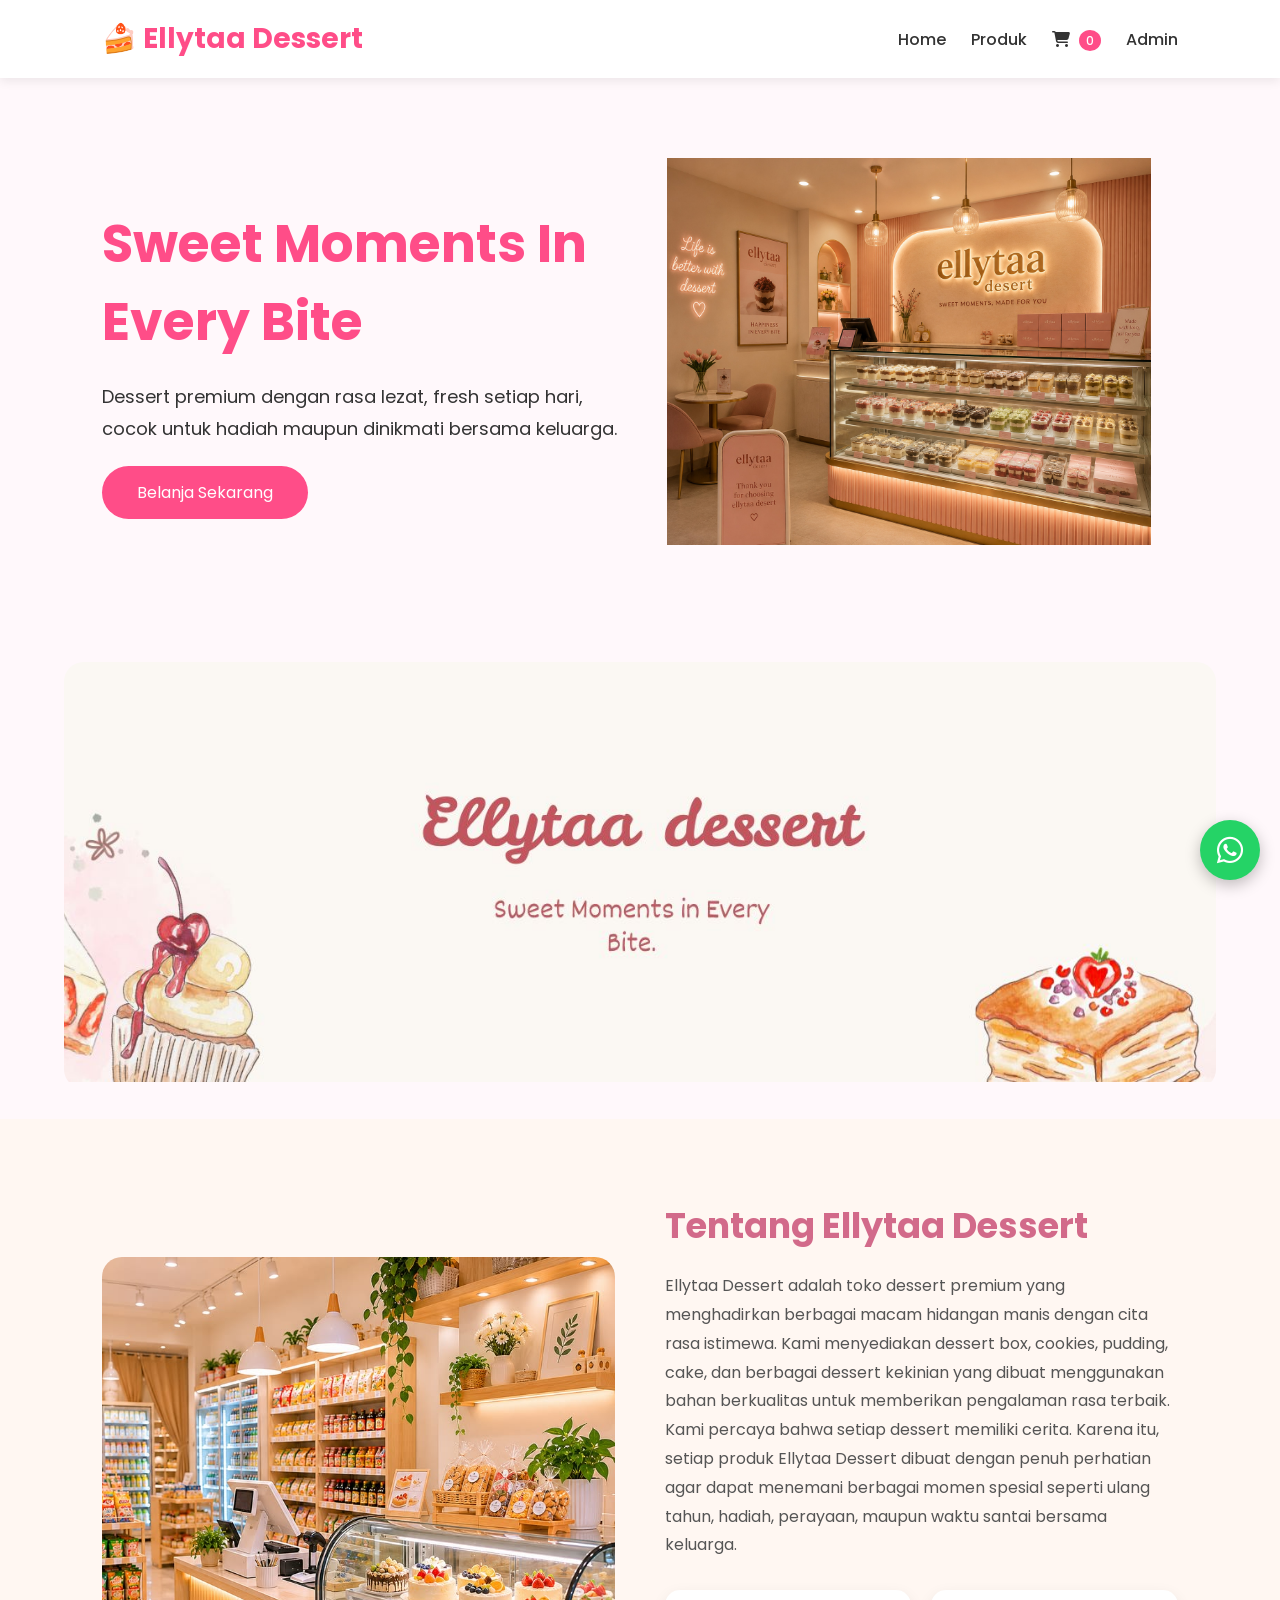
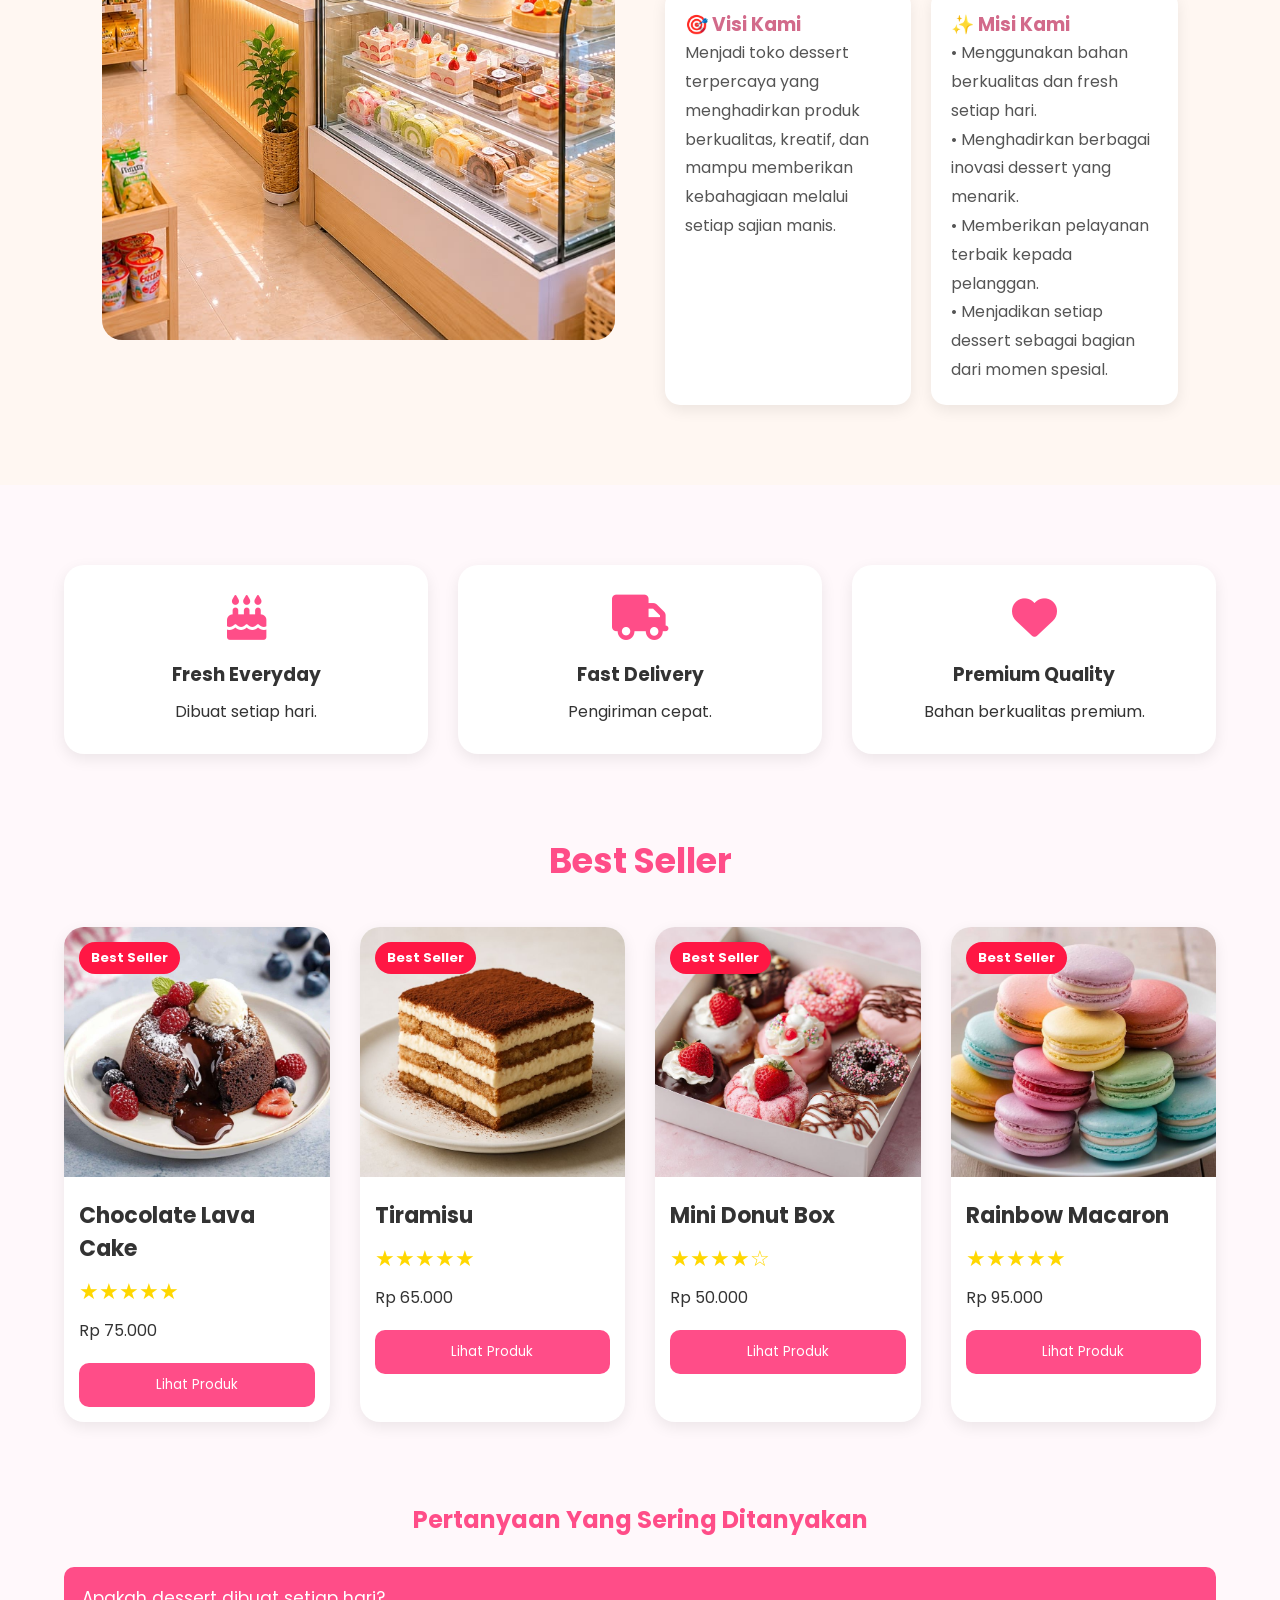
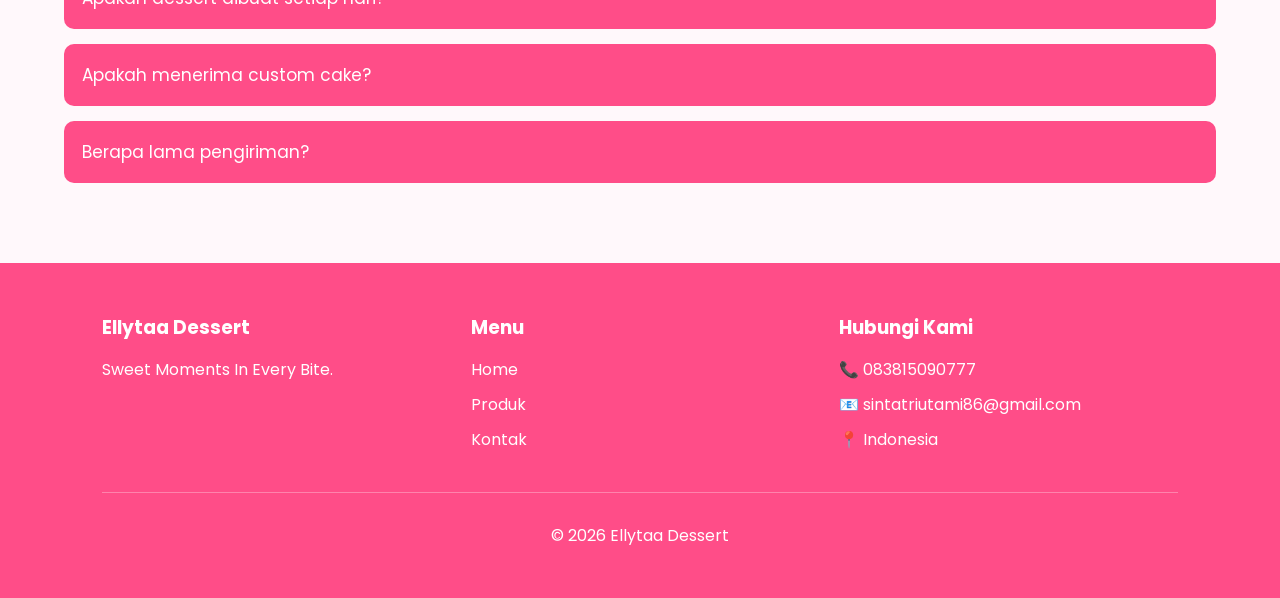
<file: index.html>
<!DOCTYPE html>
<html lang="id">
<head>
    <meta charset="UTF-8">
    <meta name="viewport" content="width=device-width, initial-scale=1.0">
    <title>Ellytaa Dessert</title>

    <link rel="stylesheet" href="css/style.css">
    <link rel="stylesheet" href="css/responsive.css">

    <link href="https://fonts.googleapis.com/css2?family=Poppins:wght@300;400;500;600;700&display=swap" rel="stylesheet">

    <link rel="stylesheet"
    href="https://cdnjs.cloudflare.com/ajax/libs/font-awesome/6.5.2/css/all.min.css">

</head>

<body>

<!-- LOADING -->
<div id="loading">
    <h1>🍰 Ellytaa Dessert</h1>
</div>

<!-- HEADER -->

<header>

<div class="logo">
🍰 Ellytaa Dessert
</div>

<nav>

<ul>

<li><a href="index.html">Home</a></li>

<li><a href="products.html">Produk</a></li>

<li><a href="cart.html">
<i class="fa-solid fa-cart-shopping"></i>
<span id="cartCount">0</span>
</a></li>

<li><a href="admin-login.html">Admin</a></li>

</ul>

</nav>

</header>

<!-- HERO -->

<section class="hero">

<div class="hero-text">

<h1>

Sweet Moments In Every Bite

</h1>

<p>

Dessert premium dengan rasa lezat,
fresh setiap hari,
cocok untuk hadiah maupun dinikmati bersama keluarga.

</p>

<a href="products.html" class="btn">

Belanja Sekarang

</a>

</div>

<div class="hero-image">

<img src="images/hero.jpg">

</div>

</section>

<!-- BANNER -->

<section class="promo-slider">

<div class="slide active">

<img src="images/banner1.jpg">

</div>

</section>

<!-- TENTANG TOKO -->

<section class="about">

<div class="about-container">

<div class="about-image">

<img src="images/toko-dessert.jpg" alt="Ellytaa Dessert">

</div>


<div class="about-text">

<h2>
Tentang Ellytaa Dessert
</h2>

<p>

Ellytaa Dessert adalah toko dessert premium yang menghadirkan
berbagai macam hidangan manis dengan cita rasa istimewa.
Kami menyediakan dessert box, cookies, pudding, cake,
dan berbagai dessert kekinian yang dibuat menggunakan bahan
berkualitas untuk memberikan pengalaman rasa terbaik.

</p>

<p>

Kami percaya bahwa setiap dessert memiliki cerita.
Karena itu, setiap produk Ellytaa Dessert dibuat dengan penuh
perhatian agar dapat menemani berbagai momen spesial seperti
ulang tahun, hadiah, perayaan, maupun waktu santai bersama keluarga.

</p>


<div class="vision-mission">


<div class="vision">

<h3>
🎯 Visi Kami
</h3>

<p>

Menjadi toko dessert terpercaya yang menghadirkan produk
berkualitas, kreatif, dan mampu memberikan kebahagiaan
melalui setiap sajian manis.

</p>

</div>



<div class="mission">

<h3>
✨ Misi Kami
</h3>

<p>

• Menggunakan bahan berkualitas dan fresh setiap hari.

<br>

• Menghadirkan berbagai inovasi dessert yang menarik.

<br>

• Memberikan pelayanan terbaik kepada pelanggan.

<br>

• Menjadikan setiap dessert sebagai bagian dari momen spesial.

</p>

</div>


</div>


</div>

</div>

</section>

<!-- KEUNGGULAN -->

<section class="services">

<div class="service">

<i class="fa-solid fa-cake-candles"></i>

<h3>Fresh Everyday</h3>

<p>Dibuat setiap hari.</p>

</div>

<div class="service">

<i class="fa-solid fa-truck"></i>

<h3>Fast Delivery</h3>

<p>Pengiriman cepat.</p>

</div>

<div class="service">

<i class="fa-solid fa-heart"></i>

<h3>Premium Quality</h3>

<p>Bahan berkualitas premium.</p>

</div>

</section>

<!-- PRODUK FAVORIT -->

<section class="featured">

<h2>

Best Seller

</h2>

<div id="bestProduct" class="product-grid">

</div>

</section>

<!-- FAQ -->

<section class="faq">

<h2>

Pertanyaan Yang Sering Ditanyakan

</h2>

<div class="faq-item">

<button class="faq-btn">

Apakah dessert dibuat setiap hari?

</button>

<div class="faq-content">

Ya, seluruh dessert dibuat fresh setiap hari.

</div>

</div>

<div class="faq-item">

<button class="faq-btn">

Apakah menerima custom cake?

</button>

<div class="faq-content">

Ya, kami menerima custom birthday cake.

</div>

</div>

<div class="faq-item">

<button class="faq-btn">

Berapa lama pengiriman?

</button>

<div class="faq-content">

2-4 hari tergantung lokasi.

</div>

</div>

</section>

<!-- FOOTER -->

<footer>

<div class="footer-grid">

<div>

<h3>Ellytaa Dessert</h3>

<p>

Sweet Moments In Every Bite.

</p>

</div>

<div>

<h3>Menu</h3>

<p>Home</p>

<p>Produk</p>

<p>Kontak</p>

</div>

<div>

<h3>Hubungi Kami</h3>

<p>📞 083815090777</p>

<p>📧 sintatriutami86@gmail.com</p>

<p>📍 Indonesia</p>

</div>

</div>

<hr>

<p class="copyright">

© 2026 Ellytaa Dessert

</p>

</footer>

<!-- WHATSAPP -->

<a
href="https://wa.me/6283815090777"
class="wa-button"
target="_blank">

<i class="fa-brands fa-whatsapp"></i>

</a>

<script src="js/script.js"></script>

</body>
</html>
</file>
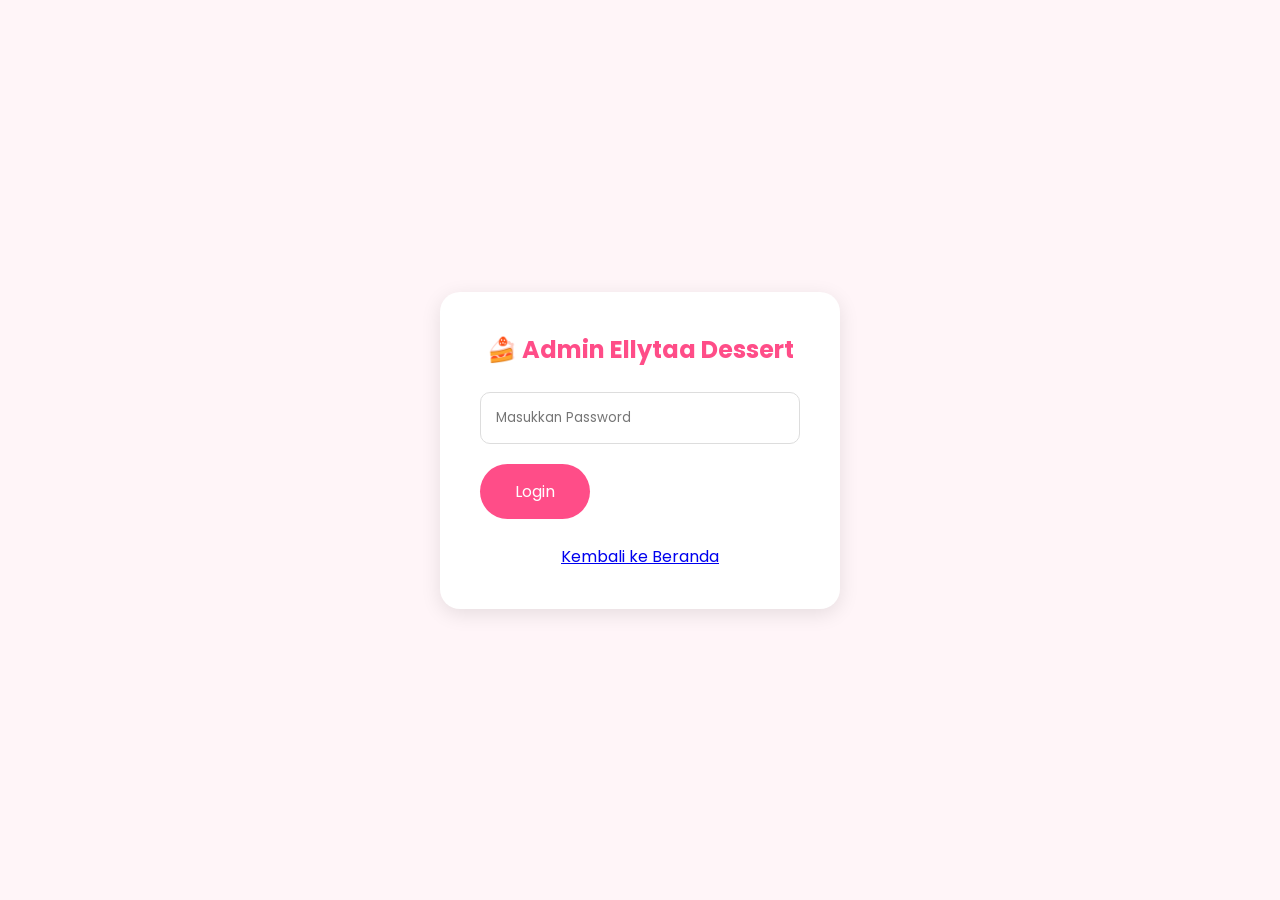
<file: admin-login.html>
<!DOCTYPE html>
<html lang="id">

<head>

<meta charset="UTF-8">

<meta name="viewport" content="width=device-width, initial-scale=1.0">

<title>Login Admin | Ellytaa Dessert</title>

<link rel="stylesheet" href="css/style.css">
<link rel="stylesheet" href="css/responsive.css">

<link href="https://fonts.googleapis.com/css2?family=Poppins:wght@300;400;500;600;700&display=swap" rel="stylesheet">

</head>

<body>

<section class="login">

<div class="login-box">

<h2>

🍰 Admin Ellytaa Dessert

</h2>

<form id="loginForm">

<input
type="password"
id="password"
placeholder="Masukkan Password"
required>

<button
class="btn"
type="submit">

Login

</button>

</form>

<br>

<center>

<a href="index.html">

Kembali ke Beranda

</a>

</center>

</div>

</section>

<script src="js/login.js"></script>

</body>

</html>
</file>
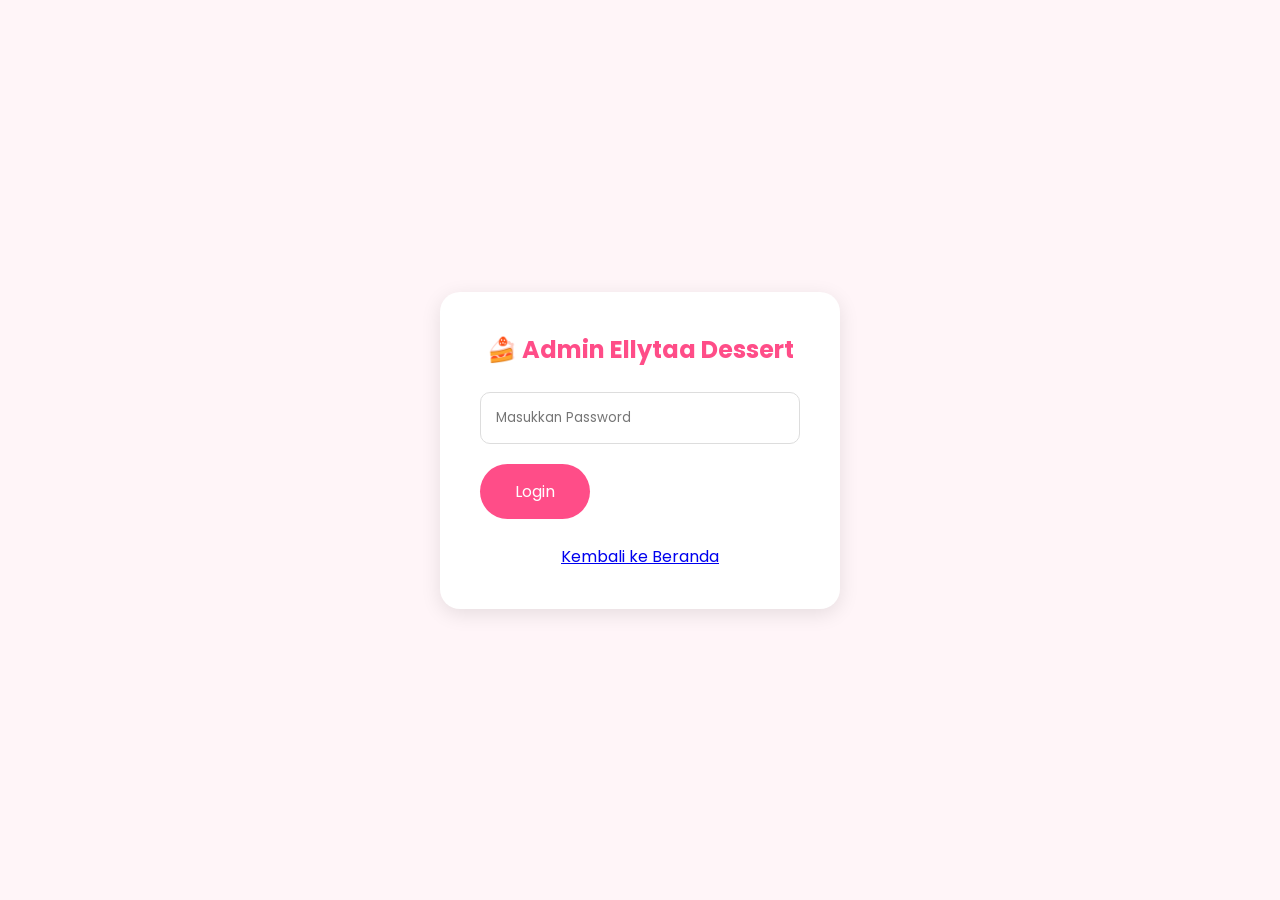
<file: admin-orders.html>
<!DOCTYPE html>
<html lang="id">

<head>

<meta charset="UTF-8">
<meta name="viewport" content="width=device-width, initial-scale=1.0">

<title>Data Pesanan | Ellytaa Dessert</title>

<link rel="stylesheet" href="css/style.css">
<link rel="stylesheet" href="css/responsive.css">

<link href="https://fonts.googleapis.com/css2?family=Poppins:wght@300;400;500;600;700&display=swap" rel="stylesheet">

</head>

<body>

<header>

<div class="logo">

🍰 Ellytaa Dessert Admin

</div>

<nav>

<ul>

<li><a href="admin.html">Dashboard</a></li>

<li><a href="index.html">Website</a></li>

<li><a href="#" onclick="logout()">Logout</a></li>

</ul>

</nav>

</header>

<section class="dashboard">

<h2 style="margin-bottom:25px;">

Data Pesanan Pelanggan

</h2>

<table>

<thead>

<tr>

<th>No</th>
<th>Nama</th>
<th>No HP</th>
<th>Pembayaran</th>
<th>Total</th>
<th>Tanggal</th>
<th>Aksi</th>

</tr>

</thead>

<tbody id="orderTable">

</tbody>

</table>

</section>

<script src="js/admin-orders.js"></script>

</body>

</html>
</file>
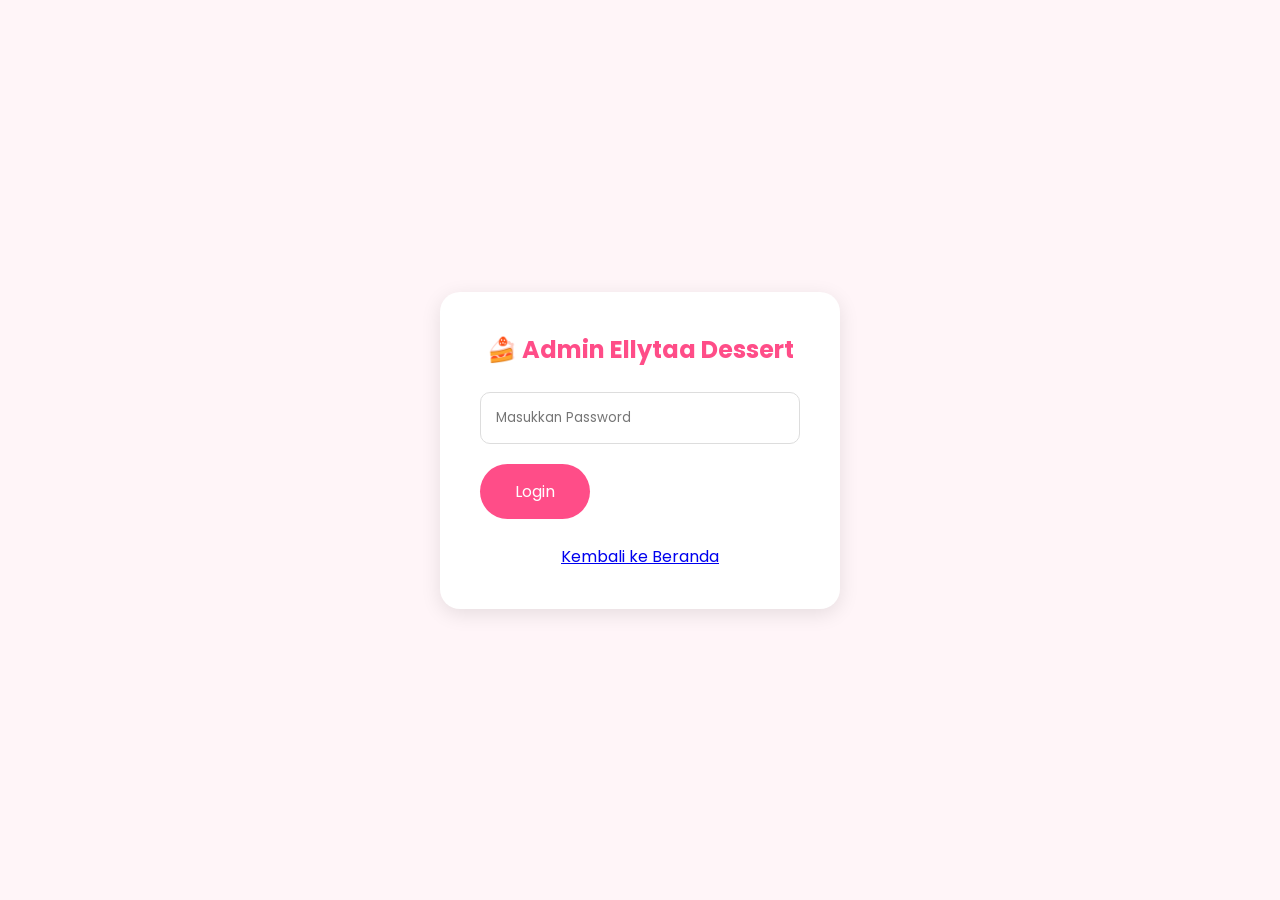
<file: admin.html>
<!DOCTYPE html>
<html lang="id">

<head>

<meta charset="UTF-8">

<meta name="viewport" content="width=device-width, initial-scale=1.0">

<title>Dashboard Admin</title>

<link rel="stylesheet" href="css/style.css">
<link rel="stylesheet" href="css/responsive.css">

<link href="https://fonts.googleapis.com/css2?family=Poppins:wght@300;400;500;600;700&display=swap" rel="stylesheet">

</head>

<body>

<header>

<div class="logo">

Dashboard Admin

</div>

<nav>

<ul>

<li>

<a href="index.html">

Home

</a>

</li>

<li>

<a href="admin-orders.html">

Data Pesanan

</a>

</li>

<li>

<a href="#" onclick="logout()">

Logout

</a>

</li>

</ul>

</nav>

</header>

<section class="dashboard">

<div class="dashboard-card">

<div class="dashboard-box">

<h2 id="totalProduk">

0

</h2>

<p>

Total Produk

</p>

</div>

<div class="dashboard-box">

<h2 id="totalPesanan">

0

</h2>

<p>

Total Pesanan

</p>

</div>

<div class="dashboard-box">

<h2 id="pendapatan">

Rp0

</h2>

<p>

Total Pendapatan

</p>

</div>

</div>

<h2>

Manajemen Produk

</h2>

<div class="admin-form">

<input
type="text"
id="gambar"
placeholder="Path Gambar (contoh: images/p16.jpg)">

<input
type="text"
id="nama"
placeholder="Nama Produk">

<input
type="number"
id="harga"
placeholder="Harga">

<input
type="text"
id="kategori"
placeholder="Kategori">

<input
type="number"
id="stok"
placeholder="Stok">

<textarea
id="deskripsi"
placeholder="Deskripsi Produk"></textarea>

<button
class="btn"
onclick="tambahProduk()">

Tambah Produk

</button>

</div>

<table>

<thead>

<tr>

<th>Nama</th>

<th>Harga</th>

<th>Kategori</th>

<th>Stok</th>

<th>Aksi</th>

</tr>

</thead>

<tbody id="produkTable">

</tbody>

</table>

</section>

<script src="js/admin.js"></script>

</body>

</html>
</file>
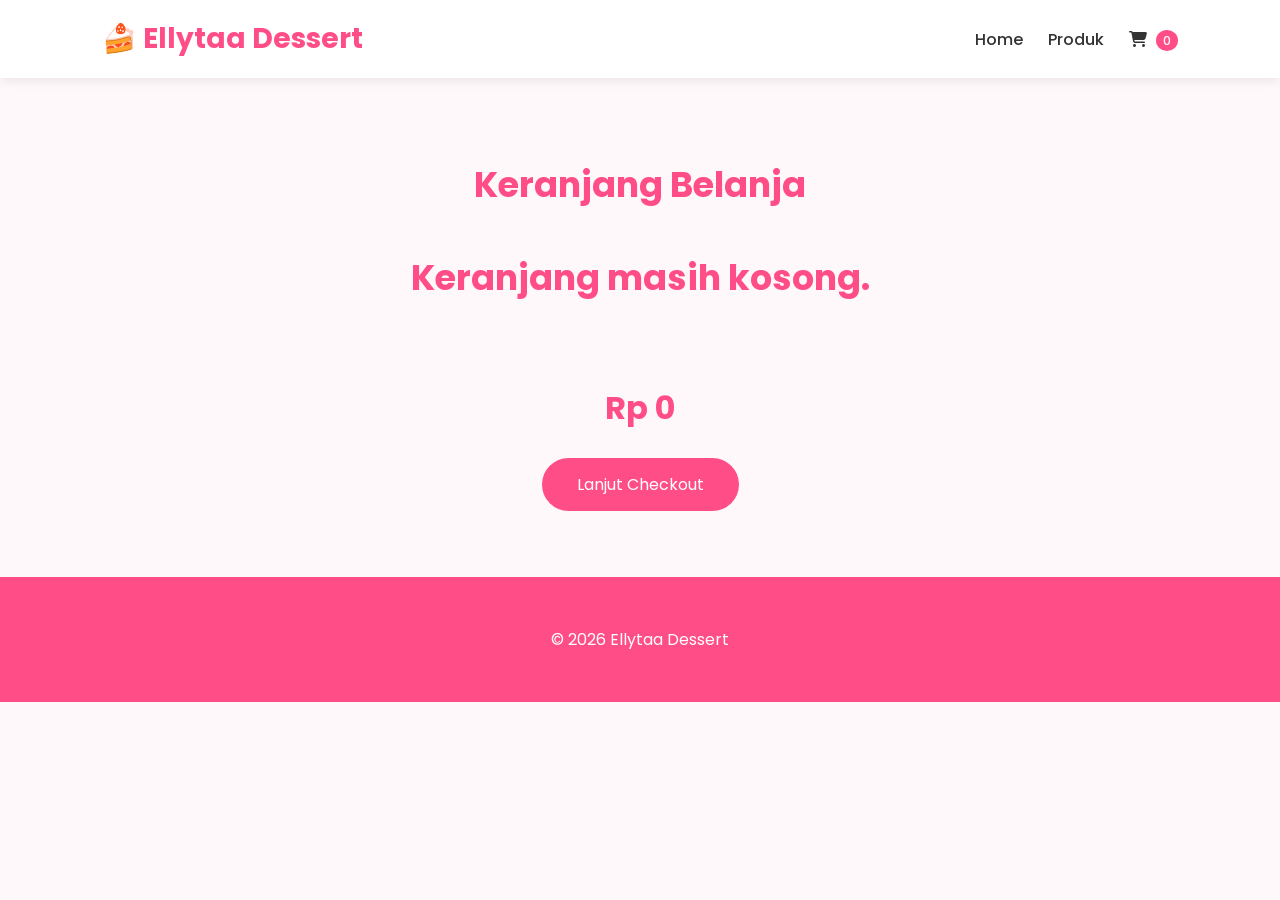
<file: cart.html>
<!DOCTYPE html>
<html lang="id">

<head>

<meta charset="UTF-8">

<meta name="viewport" content="width=device-width, initial-scale=1.0">

<title>Keranjang | Ellytaa Dessert</title>

<link rel="stylesheet" href="css/style.css">
<link rel="stylesheet" href="css/responsive.css">

<link href="https://fonts.googleapis.com/css2?family=Poppins:wght@300;400;500;600;700&display=swap" rel="stylesheet">

<link rel="stylesheet"
href="https://cdnjs.cloudflare.com/ajax/libs/font-awesome/6.5.2/css/all.min.css">

</head>

<body>

<header>

<div class="logo">
🍰 Ellytaa Dessert
</div>

<nav>

<ul>

<li><a href="index.html">Home</a></li>

<li><a href="products.html">Produk</a></li>

<li>

<a href="cart.html">

<i class="fa-solid fa-cart-shopping"></i>

<span id="cartCount">0</span>

</a>

</li>

</ul>

</nav>

</header>

<section class="featured">

<h2>

Keranjang Belanja

</h2>

<div id="cart-container">

</div>

<h2 id="totalHarga">

Rp 0

</h2>

<div style="text-align:center;margin-top:30px;">

<a href="checkout.html" class="btn">

Lanjut Checkout

</a>

</div>

</section>

<footer>

<p class="copyright">

© 2026 Ellytaa Dessert

</p>

</footer>

<script src="js/cart.js"></script>

</body>

</html>
</file>
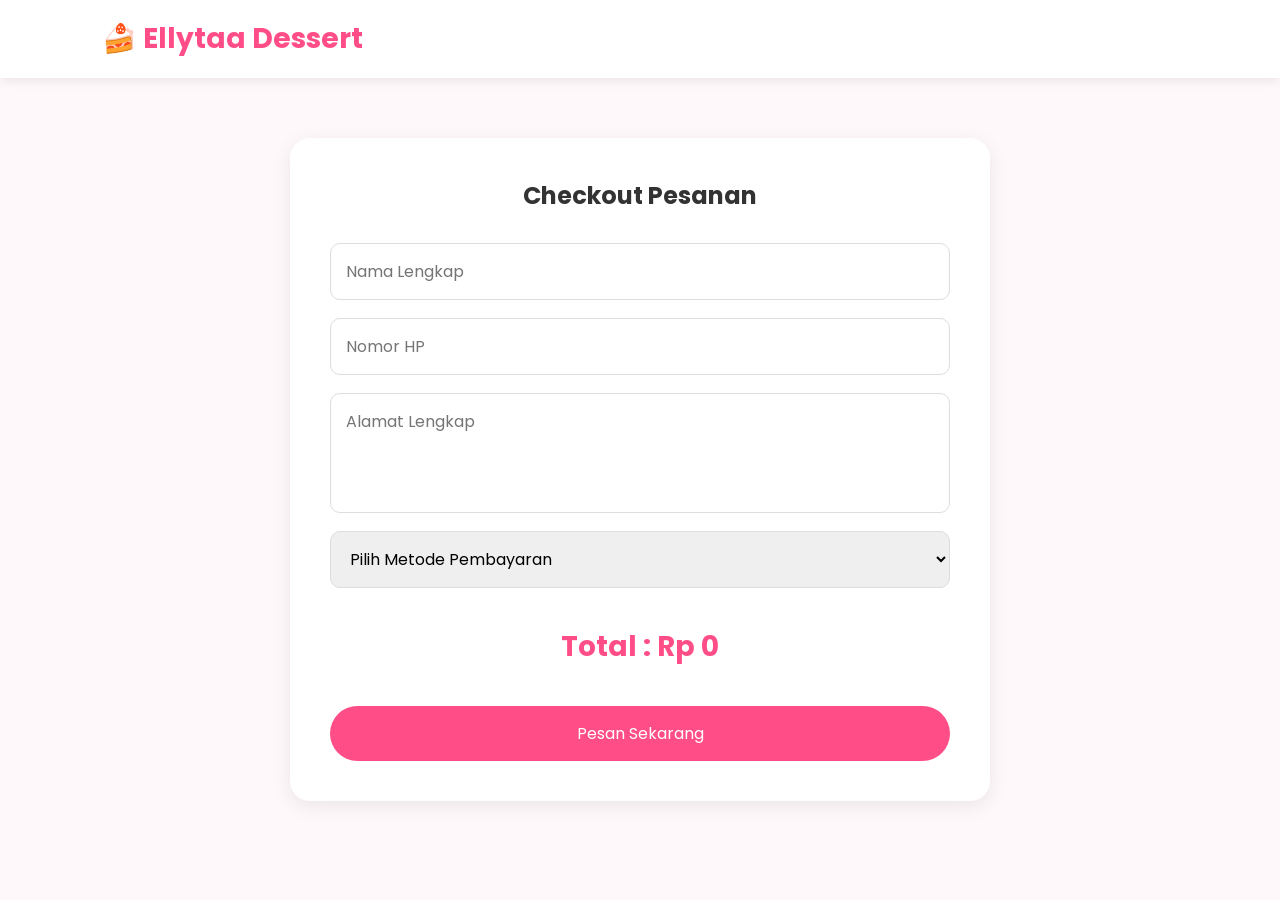
<file: checkout.html>
<!DOCTYPE html>
<html lang="id">

<head>

<meta charset="UTF-8">

<meta name="viewport"
content="width=device-width, initial-scale=1.0">

<title>Checkout | Ellytaa Dessert</title>

<link rel="stylesheet" href="css/style.css">
<link rel="stylesheet" href="css/responsive.css">

<link href="https://fonts.googleapis.com/css2?family=Poppins:wght@300;400;500;600;700&display=swap" rel="stylesheet">

</head>

<body>

<header>

<div class="logo">

🍰 Ellytaa Dessert

</div>

</header>

<section class="checkout">

<h2 style="text-align:center;margin-bottom:30px;">

Checkout Pesanan

</h2>

<form id="checkoutForm">

<input
type="text"
id="nama"
placeholder="Nama Lengkap"
required>

<input
type="tel"
id="telepon"
placeholder="Nomor HP"
required>

<textarea
id="alamat"
placeholder="Alamat Lengkap"
required></textarea>

<select id="pembayaran" required>

<option value="">

Pilih Metode Pembayaran

</option>

<option>Transfer Bank</option>

<option>DANA</option>

<option>OVO</option>

<option>GoPay</option>

<option>COD</option>

</select>

<h2 id="totalCheckout">

Rp 0

</h2>

<button
type="submit"
class="btn">

Pesan Sekarang

</button>

</form>

</section>

<script src="js/checkout.js"></script>

</body>

</html>
</file>
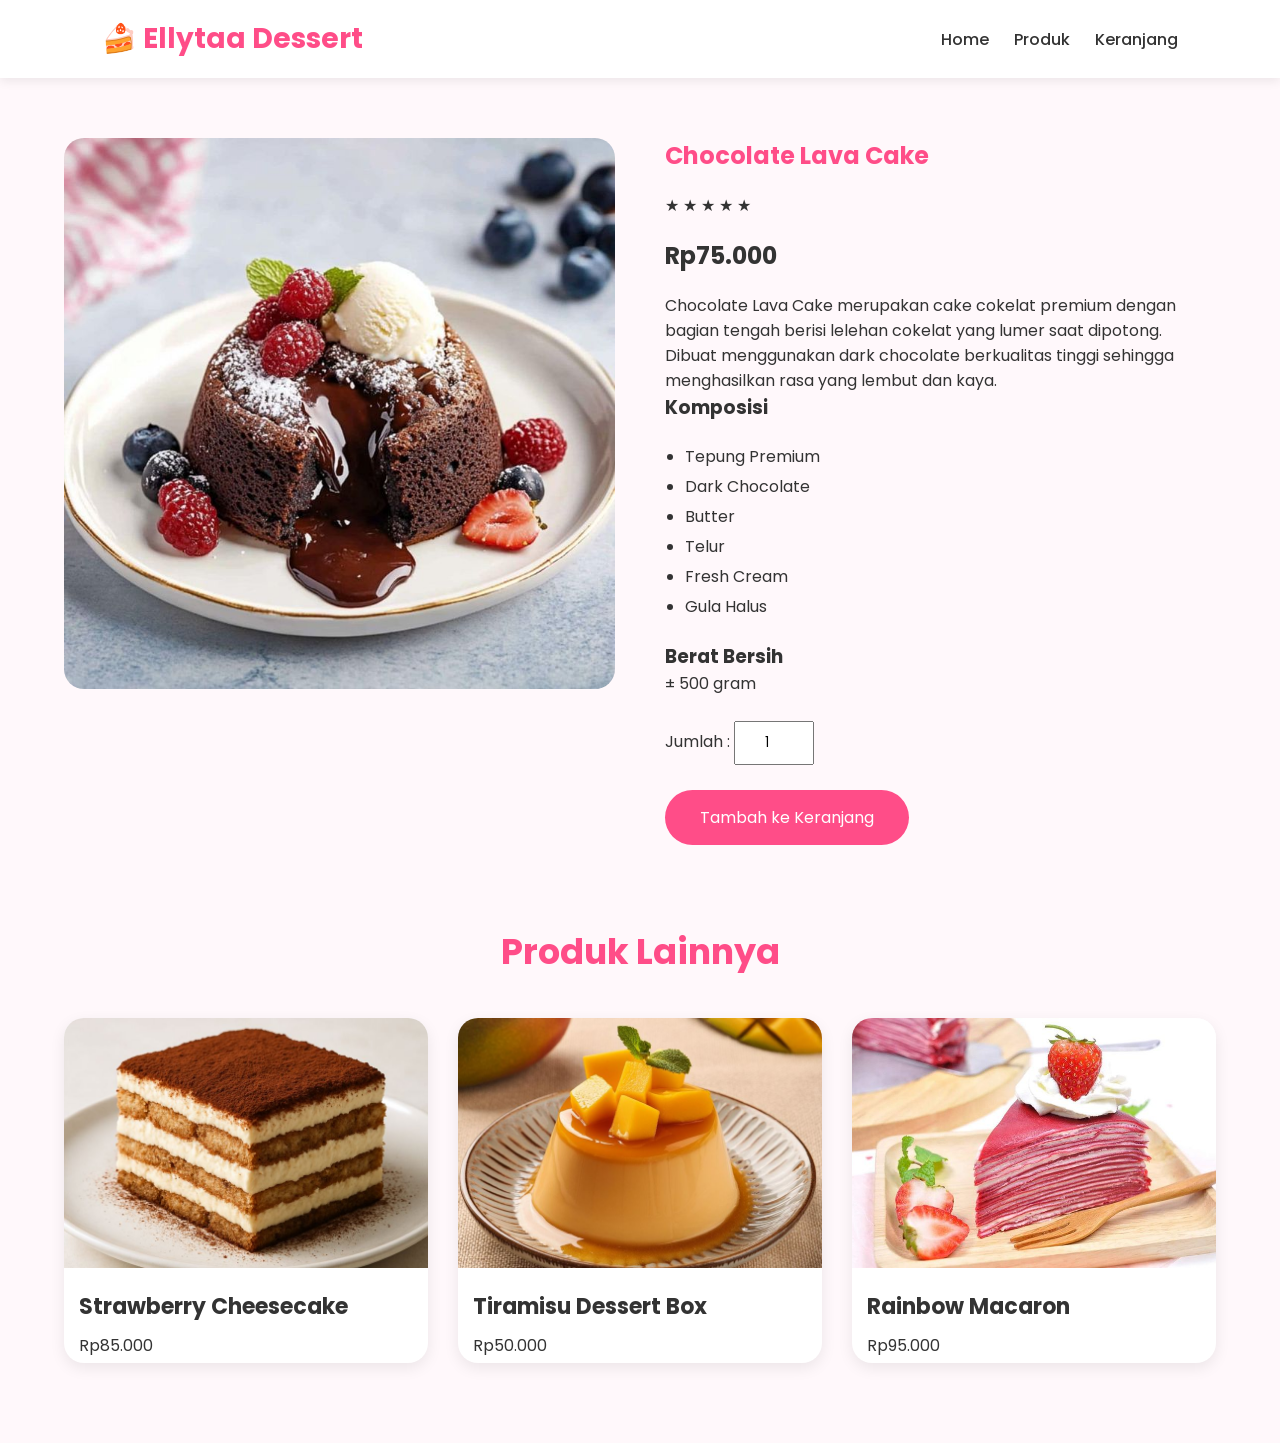
<file: detail.html>
<!DOCTYPE html>
<html lang="id">
<head>

<meta charset="UTF-8">
<meta name="viewport" content="width=device-width, initial-scale=1.0">

<title>Detail Produk | Ellytaa Dessert</title>

<link rel="stylesheet" href="css/style.css">
<link rel="stylesheet" href="css/responsive.css">

<link href="https://fonts.googleapis.com/css2?family=Poppins:wght@300;400;600;700&display=swap" rel="stylesheet">

</head>

<body>

<header>

<div class="logo">
🍰 Ellytaa Dessert
</div>

<nav>

<ul>

<li><a href="index.html">Home</a></li>

<li><a href="products.html">Produk</a></li>

<li><a href="cart.html">Keranjang</a></li>

</ul>

</nav>

</header>

<section class="detail">

<div class="detail-image">

<img id="productImage" src="images/p1.jpg">

</div>

<div class="detail-info">

<h1 id="productName">
Chocolate Lava Cake
</h1>

<div class="rating">
<span>★</span>
<span>★</span>
<span>★</span>
<span>★</span>
<span>★</span>
</div>

<h2 id="productPrice">
Rp75.000
</h2>

<p id="productDesc">

Chocolate Lava Cake merupakan cake cokelat premium dengan bagian tengah berisi lelehan cokelat yang lumer saat dipotong. Dibuat menggunakan dark chocolate berkualitas tinggi sehingga menghasilkan rasa yang lembut dan kaya.

</p>

<h3>Komposisi</h3>

<ul>

<li>Tepung Premium</li>

<li>Dark Chocolate</li>

<li>Butter</li>

<li>Telur</li>

<li>Fresh Cream</li>

<li>Gula Halus</li>

</ul>

<h3>Berat Bersih</h3>

<p>± 500 gram</p>

<div class="qty">

<label>Jumlah :</label>

<input type="number" value="1" min="1" id="qty">

</div>

<button class="btn" onclick="buyNow()">

Tambah ke Keranjang

</button>

</div>

</section>

<section class="featured">

<h2>Produk Lainnya</h2>

<div class="product-grid">

<div class="card">

<img src="images/p2.jpg">

<h3>Strawberry Cheesecake</h3>

<p>Rp85.000</p>

</div>

<div class="card">

<img src="images/p5.jpg">

<h3>Tiramisu Dessert Box</h3>

<p>Rp50.000</p>

</div>

<div class="card">

<img src="images/p15.jpg">

<h3>Rainbow Macaron</h3>

<p>Rp95.000</p>

</div>

</div>

</section>

<script src="js/detail.js"></script>

</body>
</html>
</file>
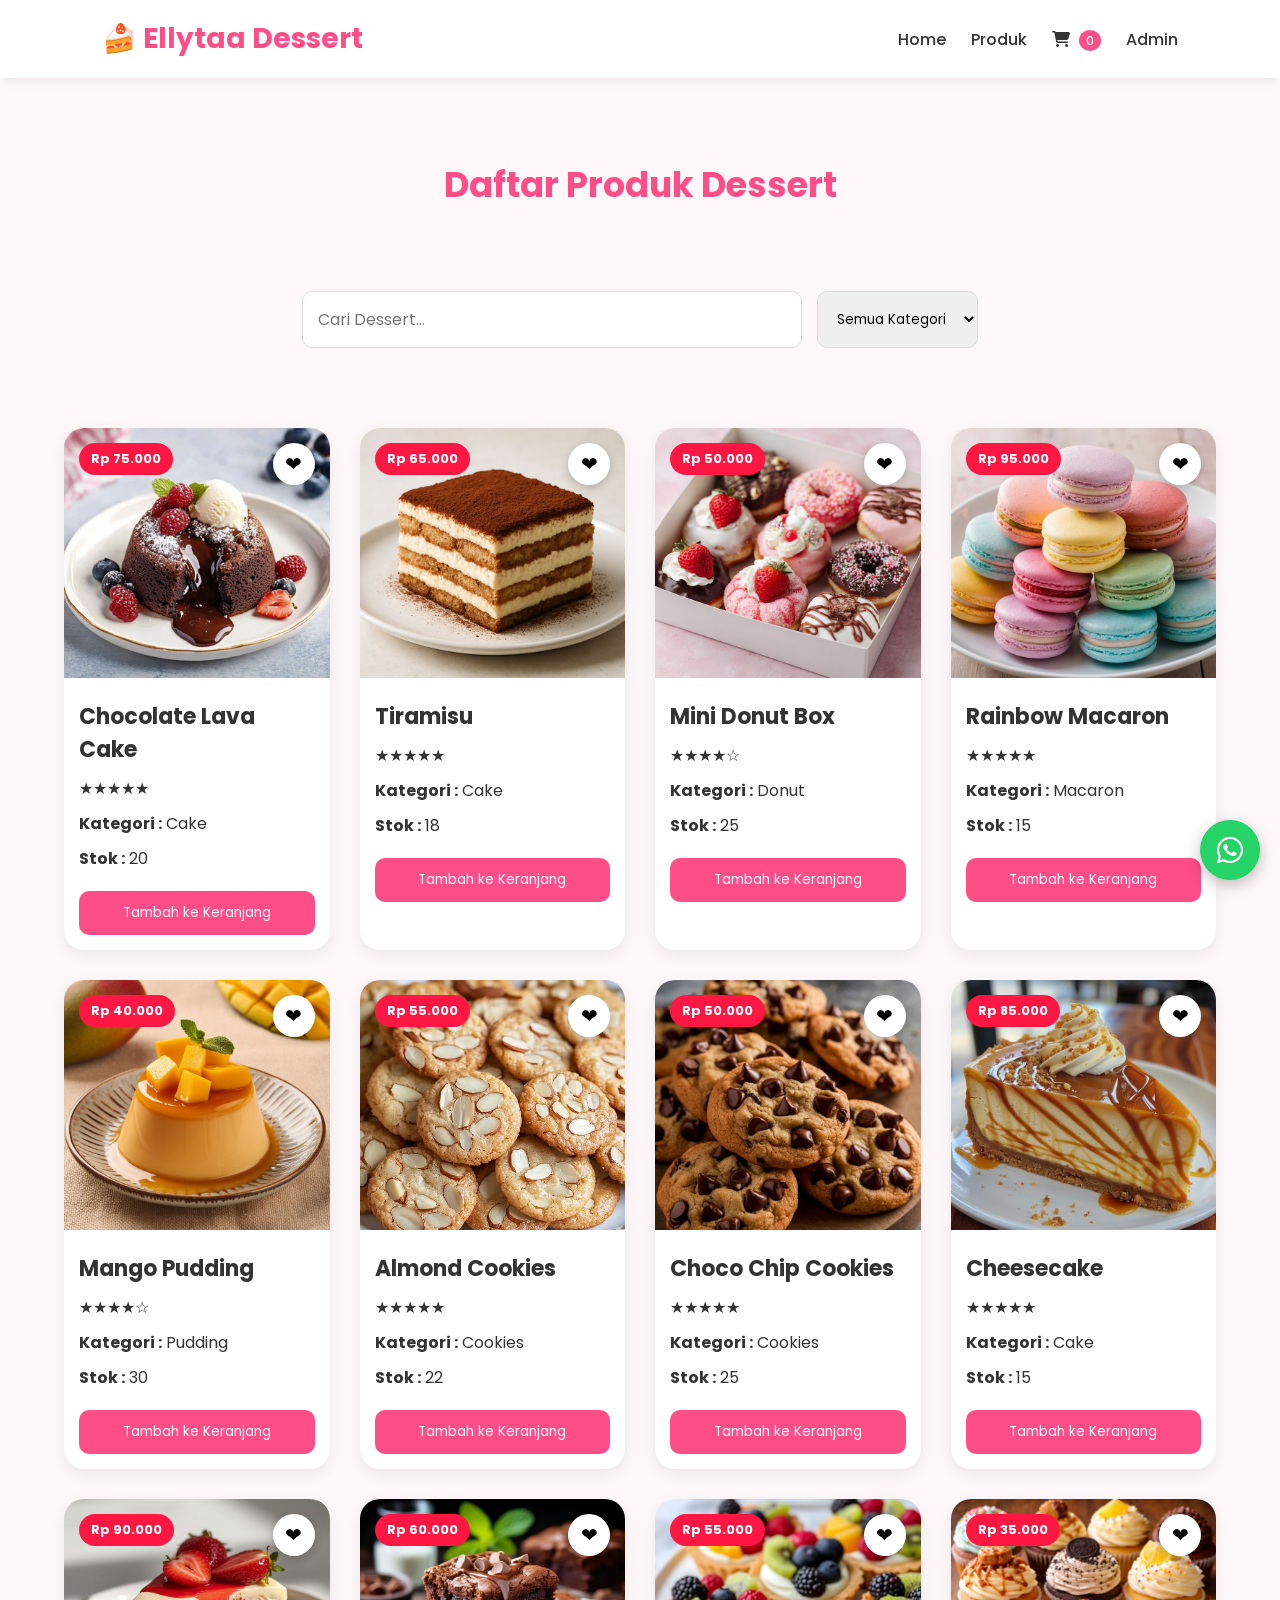
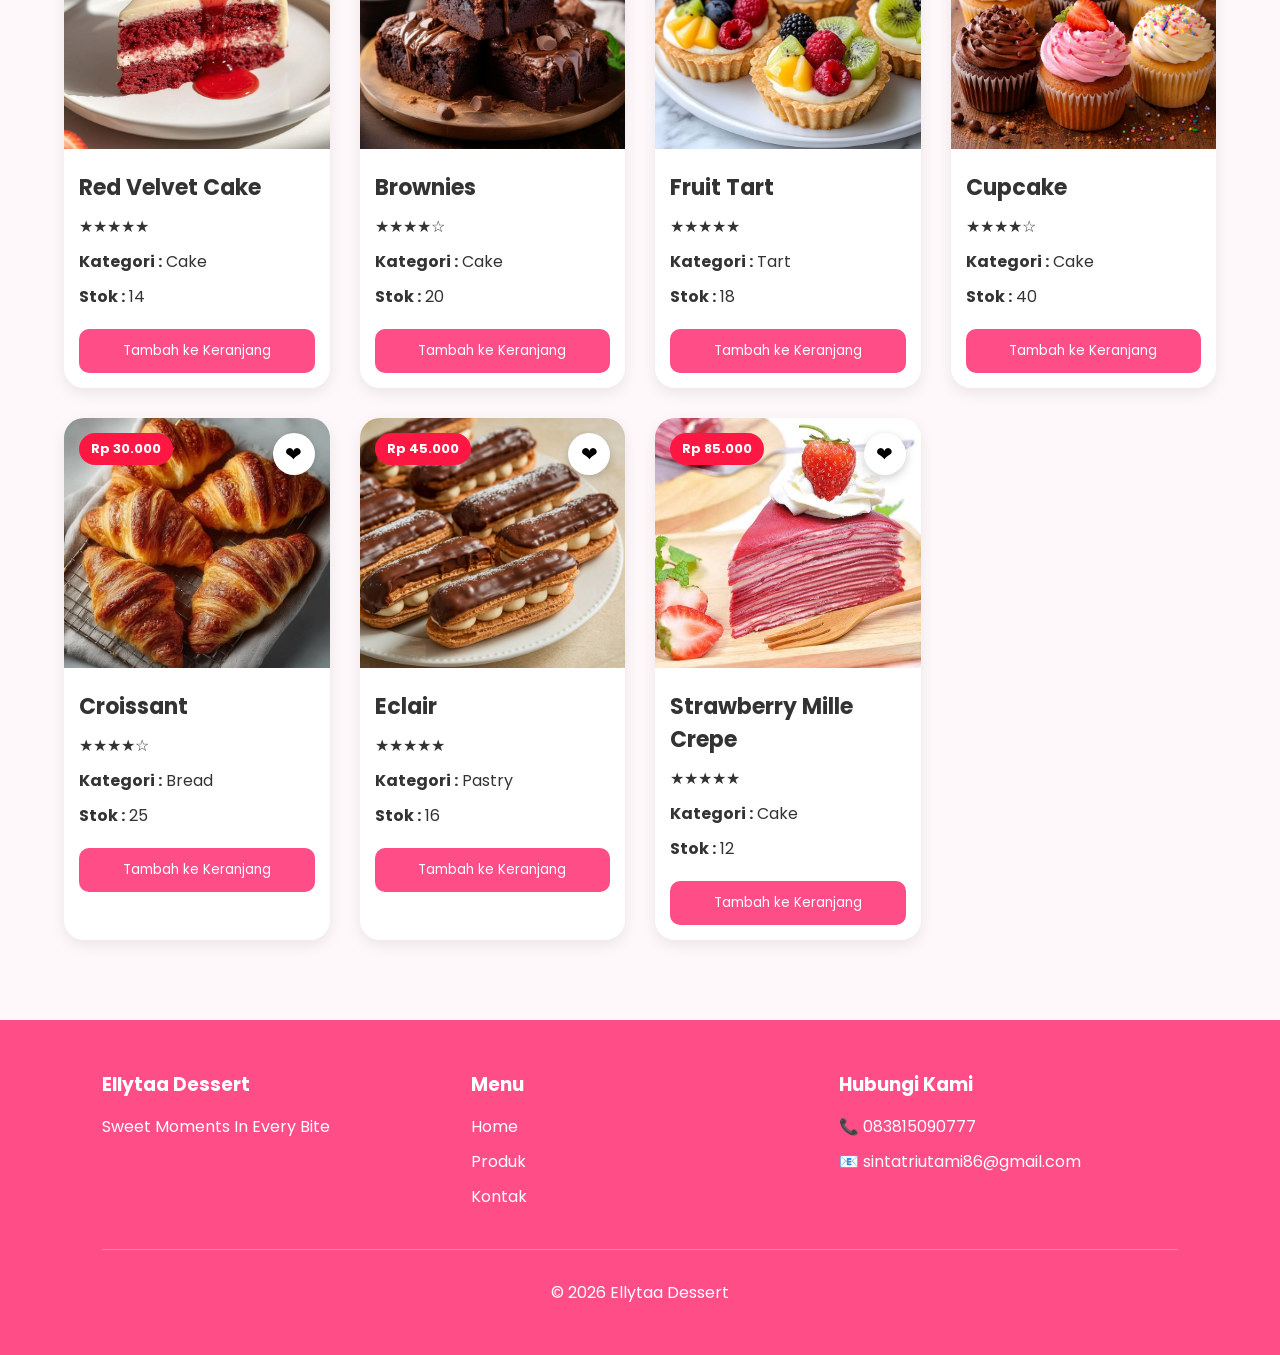
<file: products.html>
<!DOCTYPE html>
<html lang="id">

<head>

<meta charset="UTF-8">

<meta name="viewport"
content="width=device-width, initial-scale=1.0">

<title>Produk | Ellytaa Dessert</title>

<link rel="stylesheet" href="css/style.css">
<link rel="stylesheet" href="css/responsive.css">

<link href="https://fonts.googleapis.com/css2?family=Poppins:wght@300;400;500;600;700&display=swap" rel="stylesheet">

<link rel="stylesheet"
href="https://cdnjs.cloudflare.com/ajax/libs/font-awesome/6.5.2/css/all.min.css">

</head>

<body>

<header>

<div class="logo">

🍰 Ellytaa Dessert

</div>

<nav>

<ul>

<li><a href="index.html">Home</a></li>

<li><a href="products.html">Produk</a></li>

<li>

<a href="cart.html">

<i class="fa-solid fa-cart-shopping"></i>

<span id="cartCount">0</span>

</a>

</li>

<li>

<a href="admin-login.html">

Admin

</a>

</li>

</ul>

</nav>

</header>

<!-- JUDUL -->

<section class="featured">

<h2>

Daftar Produk Dessert

</h2>

</section>

<!-- SEARCH -->

<section class="search-box">

<input
type="text"
id="search"
placeholder="Cari Dessert...">

<select id="category">

<option value="Semua">

Semua Kategori

</option>

<option>Cake</option>

<option>Cookies</option>

<option>Macaron</option>

<option>Donut</option>

<option>Pudding</option>

<option>Pastry</option>

<option>Tart</option>

<option>Bread</option>

</select>

</section>

<!-- PRODUK -->

<section
class="featured">

<div
class="product-grid"
id="productList">

</div>

</section>

<!-- FOOTER -->

<footer>

<div class="footer-grid">

<div>

<h3>

Ellytaa Dessert

</h3>

<p>

Sweet Moments In Every Bite

</p>

</div>

<div>

<h3>

Menu

</h3>

<p>Home</p>

<p>Produk</p>

<p>Kontak</p>

</div>

<div>

<h3>

Hubungi Kami

</h3>

<p>

📞 083815090777

</p>

<p>

📧 sintatriutami86@gmail.com

</p>

</div>

</div>

<hr>

<p class="copyright">

© 2026 Ellytaa Dessert

</p>

</footer>

<a

href="https://wa.me/6283815090777"

class="wa-button"

target="_blank">

<i class="fa-brands fa-whatsapp"></i>

</a>

<script src="js/products.js"></script>

</body>

</html>
</file>
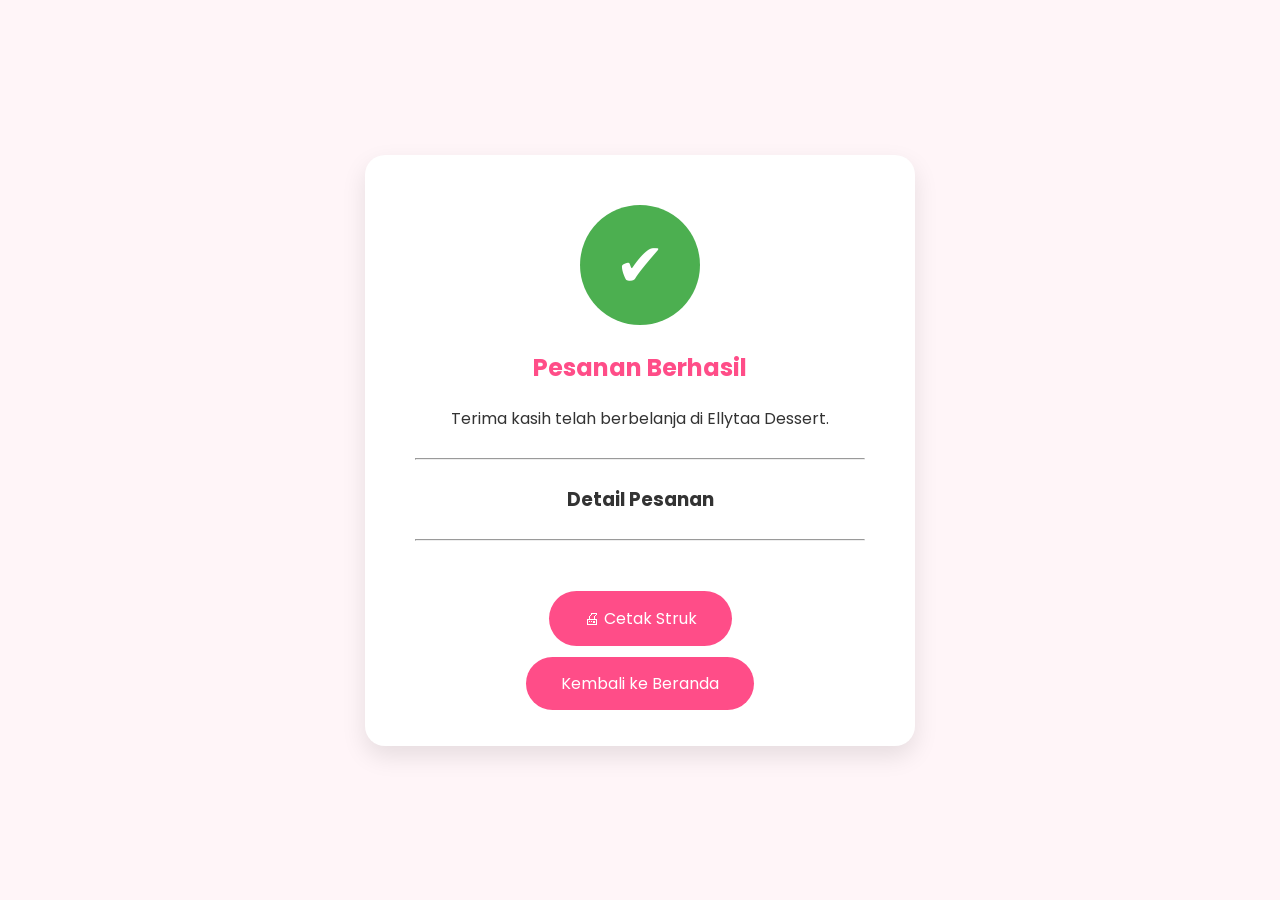
<file: success.html>
<!DOCTYPE html>
<html lang="id">

<head>

<meta charset="UTF-8">

<meta name="viewport"
content="width=device-width, initial-scale=1.0">

<title>Pesanan Berhasil | Ellytaa Dessert</title>

<link rel="stylesheet" href="css/style.css">
<link rel="stylesheet" href="css/responsive.css">

<link href="https://fonts.googleapis.com/css2?family=Poppins:wght@300;400;500;600;700&display=swap" rel="stylesheet">

</head>

<body>

<section class="success">

<div class="success-box">

<div class="checkmark">

✔

</div>

<h1>

Pesanan Berhasil

</h1>

<p>

Terima kasih telah berbelanja di Ellytaa Dessert.

</p>

<hr style="margin:25px 0;">

<h3>

Detail Pesanan

</h3>

<div id="receipt">

</div>

<hr style="margin:25px 0;">

<h2 id="totalStruk">

</h2>

<br>

<button
class="btn"
onclick="window.print()">

🖨 Cetak Struk

</button>

<br><br>

<a
href="index.html"
class="btn">

Kembali ke Beranda

</a>

</div>

</section>

<script src="js/success.js"></script>

</body>

</html>
</file>
<file: css/style.css>
/* =====================================
   ELLYTAA DESSERT
   STYLE.CSS
===================================== */

*{
    margin:0;
    padding:0;
    box-sizing:border-box;
    font-family:'Poppins',sans-serif;
}

html{
    scroll-behavior:smooth;
}

body{
    background:#fff8fb;
    color:#333;
}

/* ===========================
LOADING
=========================== */

#loading{
    position:fixed;
    width:100%;
    height:100%;
    background:#fff;
    display:flex;
    justify-content:center;
    align-items:center;
    z-index:99999;
}

#loading h1{
    color:#ff4d88;
    font-size:40px;
}

/* ===========================
HEADER
=========================== */

header{
    position:sticky;
    top:0;
    z-index:1000;
    background:#fff;
    display:flex;
    justify-content:space-between;
    align-items:center;
    padding:18px 8%;
    box-shadow:0 3px 10px rgba(0,0,0,.08);
}

.logo{
    font-size:28px;
    font-weight:700;
    color:#ff4d88;
}

nav ul{
    display:flex;
    list-style:none;
    gap:25px;
}

nav a{
    text-decoration:none;
    color:#333;
    font-weight:500;
    transition:.3s;
}

nav a:hover{
    color:#ff4d88;
}

#cartCount{
    background:#ff4d88;
    color:#fff;
    border-radius:50%;
    padding:2px 7px;
    font-size:12px;
    margin-left:5px;
}

/* ===========================
HERO
=========================== */

.hero{
    display:flex;
    justify-content:space-between;
    align-items:center;
    padding:80px 8%;
    flex-wrap:wrap;
}

.hero-text{
    flex:1;
    min-width:300px;
}

.hero-text h1{
    font-size:52px;
    color:#ff4d88;
    margin-bottom:20px;
}

.hero-text p{
    font-size:18px;
    line-height:32px;
    margin-bottom:35px;
}

.hero-image{
    flex:1;
    text-align:center;
}

.hero-image img{
    width:90%;
    max-width:500px;
}

/* ===========================
BUTTON
=========================== */

.btn{
    background:#ff4d88;
    color:#fff;
    padding:15px 35px;
    border-radius:30px;
    text-decoration:none;
    border:none;
    cursor:pointer;
    transition:.3s;
    font-size:16px;
}

.btn:hover{
    background:#ff1f70;
}

/* ===========================
SLIDER
=========================== */

.promo-slider{
    width:90%;
    margin:30px auto;
    border-radius:20px;
    overflow:hidden;
}

.slide{
    display:none;
}

.slide.active{
    display:block;
}

.slide img{
    width:100%;
    height:420px;
    object-fit:cover;
}

/* ===========================
SERVICES
=========================== */

.services{
    display:grid;
    grid-template-columns:repeat(auto-fit,minmax(250px,1fr));
    gap:30px;
    width:90%;
    margin:80px auto;
}

.service{
    background:#fff;
    padding:30px;
    text-align:center;
    border-radius:20px;
    box-shadow:0 5px 15px rgba(0,0,0,.08);
}

.service i{
    font-size:45px;
    color:#ff4d88;
    margin-bottom:20px;
}

.service h3{
    margin-bottom:10px;
}

/* ===========================
SECTION
=========================== */

.featured{
    width:90%;
    margin:80px auto;
}

.featured h2{
    text-align:center;
    color:#ff4d88;
    margin-bottom:40px;
    font-size:35px;
}

/* ===========================
PRODUCT GRID
=========================== */

.product-grid{
    display:grid;
    grid-template-columns:repeat(auto-fit,minmax(250px,1fr));
    gap:30px;
}

/* ===========================
CARD PRODUK
=========================== */

.card{
    position:relative;
    background:#fff;
    border-radius:20px;
    overflow:hidden;
    box-shadow:0 5px 15px rgba(0,0,0,.08);
    transition:.3s;
}

.card:hover{
    transform:translateY(-8px);
}

.card img{
    width:100%;
    height:250px;
    object-fit:cover;
}

.card h3{
    padding:15px 15px 5px;
    font-size:22px;
}

.card p{
    padding:5px 15px;
}

.card .buy{
    width:calc(100% - 30px);
    margin:15px;
    padding:12px;
    border:none;
    background:#ff4d88;
    color:#fff;
    border-radius:10px;
    cursor:pointer;
    transition:.3s;
}

.card .buy:hover{
    background:#ff1f70;
}

/* ===========================
WISHLIST
=========================== */

.love{
    position:absolute;
    top:15px;
    right:15px;
    width:42px;
    height:42px;
    border:none;
    border-radius:50%;
    background:#fff;
    font-size:20px;
    cursor:pointer;
    box-shadow:0 3px 10px rgba(0,0,0,.2);
    transition:.3s;
}

.love:hover{
    background:#ff4d88;
    color:#fff;
}

/* ===========================
BADGE DISKON
=========================== */

.badge{
    position:absolute;
    top:15px;
    left:15px;
    background:#ff1744;
    color:#fff;
    padding:6px 12px;
    border-radius:20px;
    font-size:13px;
    font-weight:bold;
}

/* ===========================
SEARCH
=========================== */

.search-box{
    width:90%;
    margin:30px auto;
    display:flex;
    gap:15px;
    justify-content:center;
}

.search-box input{
    width:100%;
    max-width:500px;
    padding:15px;
    border:1px solid #ddd;
    border-radius:10px;
    font-size:16px;
}

.search-box select{
    padding:15px;
    border-radius:10px;
    border:1px solid #ddd;
}

/* ===========================
DETAIL PRODUK
=========================== */

.detail{
    display:flex;
    gap:50px;
    width:90%;
    margin:60px auto;
    flex-wrap:wrap;
}

.detail-image{
    flex:1;
    min-width:300px;
}

.detail-image img{
    width:100%;
    border-radius:20px;
}

.detail-info{
    flex:1;
    min-width:300px;
}

.detail-info h1{
    color:#ff4d88;
    margin-bottom:20px;
}

.detail-info h2{
    margin:20px 0;
}

.detail-info ul{
    margin:20px;
    line-height:30px;
}

.qty{
    margin:25px 0;
}

.qty input{
    width:80px;
    padding:10px;
    text-align:center;
}

/* ===========================
KERANJANG
=========================== */

#cart-container{
    display:grid;
    grid-template-columns:repeat(auto-fit,minmax(250px,1fr));
    gap:25px;
}

#totalHarga{
    margin-top:40px;
    text-align:center;
    color:#ff4d88;
    font-size:32px;
}

/* ===========================
CHECKOUT
=========================== */

.checkout{
    max-width:700px;
    margin:60px auto;
    background:#fff;
    padding:40px;
    border-radius:20px;
    box-shadow:0 5px 20px rgba(0,0,0,.08);
}

.checkout form{
    display:flex;
    flex-direction:column;
    gap:18px;
}

.checkout input,
.checkout textarea,
.checkout select{
    padding:15px;
    border:1px solid #ddd;
    border-radius:10px;
    font-size:16px;
}

.checkout textarea{
    resize:none;
    height:120px;
}

#totalCheckout{
    text-align:center;
    color:#ff4d88;
    margin:20px 0;
    font-size:28px;
}

/* ===========================
SUCCESS PAGE
=========================== */

.success{
    display:flex;
    justify-content:center;
    align-items:center;
    min-height:100vh;
    background:#fff5f8;
    padding:30px;
}

.success-box{
    background:#fff;
    padding:50px;
    border-radius:20px;
    text-align:center;
    max-width:550px;
    width:100%;
    box-shadow:0 10px 25px rgba(0,0,0,.1);
}

.checkmark{
    width:120px;
    height:120px;
    background:#4CAF50;
    color:#fff;
    border-radius:50%;
    display:flex;
    justify-content:center;
    align-items:center;
    font-size:60px;
    margin:0 auto 25px;
}

.success h1{
    color:#ff4d88;
    margin-bottom:20px;
}

.success p{
    margin:12px 0;
    line-height:28px;
}

/* ===========================
FAQ
=========================== */

.faq{
    width:90%;
    margin:80px auto;
}

.faq h2{
    text-align:center;
    margin-bottom:30px;
    color:#ff4d88;
}

.faq-item{
    margin-bottom:15px;
}

.faq-btn{
    width:100%;
    background:#ff4d88;
    color:white;
    border:none;
    padding:18px;
    text-align:left;
    cursor:pointer;
    border-radius:10px;
    font-size:17px;
}

.faq-content{
    display:none;
    background:#fff;
    border:1px solid #eee;
    border-radius:0 0 10px 10px;
    padding:18px;
}

/* ===========================
FOOTER
=========================== */

footer{
    background:#ff4d88;
    color:#fff;
    padding:50px 8%;
    margin-top:80px;
}

.footer-grid{
    display:grid;
    grid-template-columns:repeat(auto-fit,minmax(220px,1fr));
    gap:30px;
}

.footer-grid h3{
    margin-bottom:15px;
}

.footer-grid p{
    margin:10px 0;
}

footer hr{
    margin:30px 0;
    border:none;
    border-top:1px solid rgba(255,255,255,.3);
}

.copyright{
    text-align:center;
}

/* ===========================
WHATSAPP
=========================== */

.wa-button{
    position:fixed;
    right:20px;
    bottom:20px;
    width:60px;
    height:60px;
    background:#25D366;
    color:#fff;
    display:flex;
    justify-content:center;
    align-items:center;
    border-radius:50%;
    text-decoration:none;
    font-size:30px;
    box-shadow:0 5px 15px rgba(0,0,0,.25);
    transition:.3s;
}

.wa-button:hover{
    transform:scale(1.1);
}

/* ===========================
LOGIN ADMIN
=========================== */

.login{
    display:flex;
    justify-content:center;
    align-items:center;
    min-height:100vh;
    background:#fff5f8;
}

.login-box{
    width:400px;
    background:#fff;
    padding:40px;
    border-radius:20px;
    box-shadow:0 5px 20px rgba(0,0,0,.1);
}

.login-box h2{
    text-align:center;
    color:#ff4d88;
    margin-bottom:25px;
}

.login-box input{
    width:100%;
    padding:15px;
    border:1px solid #ddd;
    border-radius:10px;
    margin-bottom:20px;
}

/* ===========================
DASHBOARD ADMIN
=========================== */

.dashboard{
    width:90%;
    margin:50px auto;
}

.dashboard-card{
    display:grid;
    grid-template-columns:repeat(auto-fit,minmax(220px,1fr));
    gap:20px;
    margin-bottom:40px;
}

.dashboard-box{
    background:#fff;
    padding:30px;
    border-radius:15px;
    text-align:center;
    box-shadow:0 5px 15px rgba(0,0,0,.08);
}

.dashboard-box h2{
    color:#ff4d88;
    font-size:35px;
}

.dashboard-box p{
    margin-top:10px;
}

/* ===========================
TABLE
=========================== */

table{
    width:100%;
    border-collapse:collapse;
    background:#fff;
    margin-top:30px;
}

table th{
    background:#ff4d88;
    color:white;
    padding:15px;
}

table td{
    padding:15px;
    border-bottom:1px solid #eee;
    text-align:center;
}

/* ===========================
ADMIN FORM
=========================== */

.admin-form{
    display:grid;
    grid-template-columns:repeat(auto-fit,minmax(220px,1fr));
    gap:20px;
    margin:30px 0;
}

.admin-form input,
.admin-form textarea,
.admin-form select{
    padding:15px;
    border:1px solid #ddd;
    border-radius:10px;
}

.edit{
    background:#4CAF50;
    color:white;
    border:none;
    padding:10px 15px;
    border-radius:8px;
    cursor:pointer;
}

.delete{
    background:#F44336;
    color:white;
    border:none;
    padding:10px 15px;
    border-radius:8px;
    cursor:pointer;
}

.edit:hover{
    background:#43A047;
}

.delete:hover{
    background:#D32F2F;
}

/* ===========================
PRINT
=========================== */

@media print{

header,
footer,
.btn,
.wa-button{
    display:none;
}

body{
    background:white;
}

.success-box{
    box-shadow:none;
}

}

/* ABOUT TOKO */

.about{
    padding:80px 8%;
    background:#fff7f2;
}


.about-container{
    display:flex;
    align-items:center;
    gap:50px;
}


.about-image{
    flex:1;
}


.about-image img{
    width:100%;
    border-radius:20px;
}


.about-text{
    flex:1;
}


.about-text h2{
    font-size:35px;
    color:#d26a8a;
    margin-bottom:20px;
}


.about-text p{
    line-height:1.8;
    color:#555;
}



.vision-mission{
    margin-top:30px;
    display:grid;
    grid-template-columns:1fr 1fr;
    gap:20px;
}


.vision,
.mission{

    background:white;
    padding:20px;
    border-radius:15px;
    box-shadow:0 5px 15px rgba(0,0,0,0.08);

}


.vision h3,
.mission h3{

    color:#d26a8a;

}


@media(max-width:768px){

.about-container{

    flex-direction:column;

}


.vision-mission{

    grid-template-columns:1fr;

}

}
</file>
<file: css/responsive.css>
/* ===================================
   RESPONSIVE.CSS
   Ellytaa Dessert
=================================== */

/* ===============================
TABLET
=============================== */

@media screen and (max-width:992px){

header{
    padding:15px 5%;
}

.hero{
    flex-direction:column;
    text-align:center;
    padding:50px 5%;
}

.hero-text{
    margin-bottom:40px;
}

.hero-text h1{
    font-size:42px;
}

.hero-text p{
    font-size:17px;
}

.hero-image img{
    width:80%;
}

.detail{
    flex-direction:column;
}

.dashboard-card{
    grid-template-columns:repeat(2,1fr);
}

.footer-grid{
    grid-template-columns:repeat(2,1fr);
}

}

/* ===============================
MOBILE
=============================== */

@media screen and (max-width:768px){

header{
    flex-direction:column;
    gap:15px;
}

nav ul{
    flex-wrap:wrap;
    justify-content:center;
    gap:15px;
}

.logo{
    font-size:24px;
}

.hero{
    padding:40px 20px;
}

.hero-text h1{
    font-size:34px;
}

.hero-text p{
    font-size:16px;
    line-height:28px;
}

.hero-image img{
    width:100%;
}

.slide img{
    height:220px;
}

.product-grid{
    grid-template-columns:1fr;
}

.services{
    grid-template-columns:1fr;
}

.footer-grid{
    grid-template-columns:1fr;
}

.dashboard-card{
    grid-template-columns:1fr;
}

.search-box{
    flex-direction:column;
}

.search-box input,
.search-box select{
    width:100%;
}

.checkout{
    margin:20px;
    padding:25px;
}

.login-box{
    width:90%;
}

table{
    display:block;
    overflow-x:auto;
    white-space:nowrap;
}

.admin-form{
    grid-template-columns:1fr;
}

.detail{
    width:95%;
}

.card img{
    height:220px;
}

}

/* ===============================
SMALL MOBILE
=============================== */

@media screen and (max-width:480px){

.hero-text h1{
    font-size:28px;
}

.hero-text p{
    font-size:15px;
}

.btn{
    width:100%;
    display:block;
    text-align:center;
}

.logo{
    text-align:center;
    font-size:22px;
}

.card h3{
    font-size:20px;
}

.featured h2{
    font-size:28px;
}

.dashboard-box h2{
    font-size:28px;
}

.dashboard-box p{
    font-size:14px;
}

.success-box{
    padding:25px;
}

.checkmark{
    width:90px;
    height:90px;
    font-size:45px;
}

.wa-button{
    width:55px;
    height:55px;
    font-size:28px;
}

}

/* ===============================
LARGE DESKTOP
=============================== */

@media screen and (min-width:1400px){

.hero{
    max-width:1400px;
    margin:auto;
}

.featured,
.services,
.faq{
    max-width:1400px;
}

}
</file>
